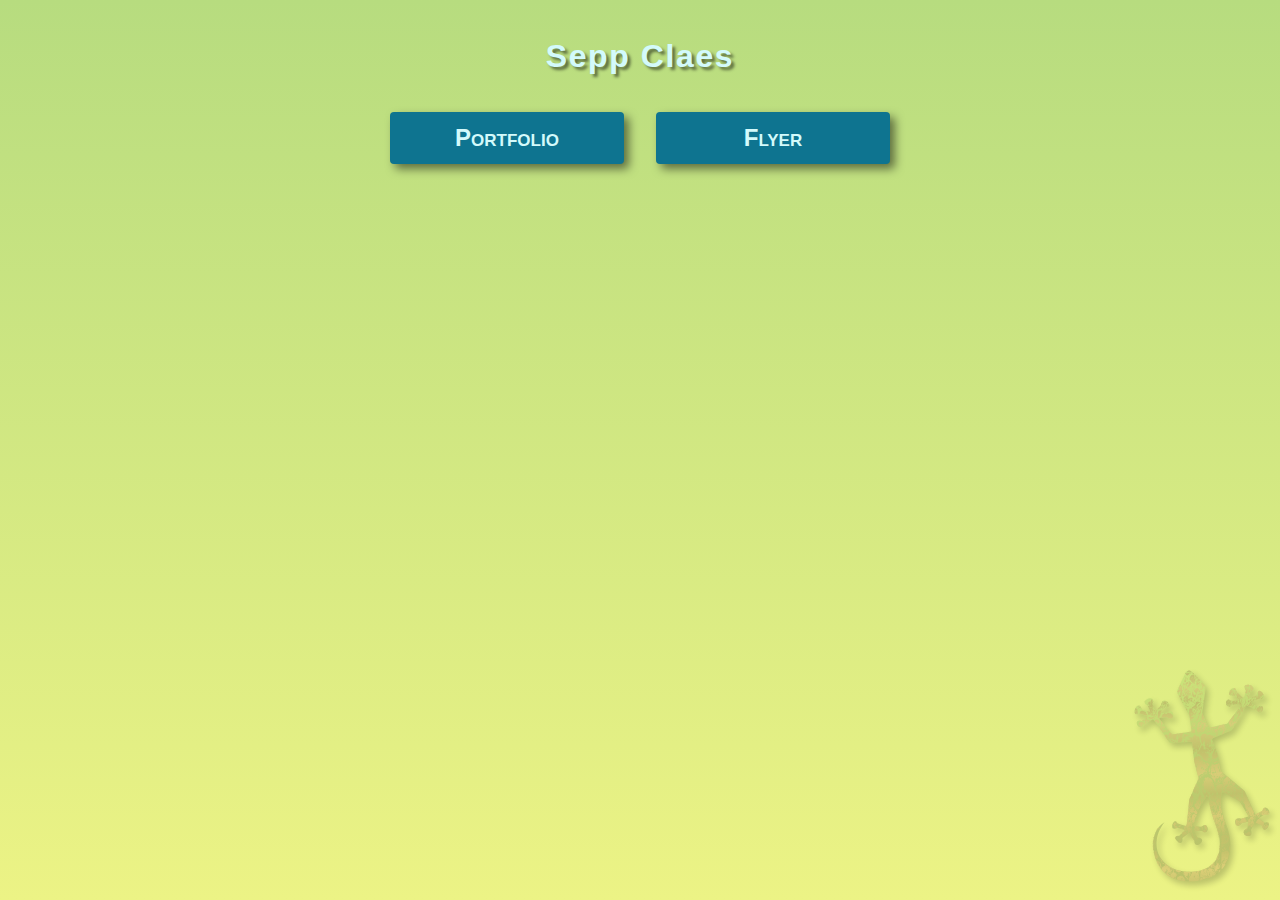
<file: index.html>
<!DOCTYPE html>
<html lang="en">
<head>
    <meta charset="UTF-8">
    <meta name="viewport" content="width=device-width, initial-scale=1.0">
    <title>Portfolio 1WT</title>
    <style>
        * {
            margin: 0;
            padding: 0;
            box-sizing: border-box;
        }

        html {
            font-size: 16px;
            height: 100vh;
            background: linear-gradient(180deg, #b7dc7f 0%, #ecf385 100%);
            overflow: hidden;
        }

        body {
            font-family: Arial, Helvetica, sans-serif;
            line-height: 1.5;
        }

        h1 {
            margin: 2rem 0;
            letter-spacing: .1rem;
            color: #d3fafb;
            text-shadow: 3px 3px 3px rgba(0, 0, 0, .5);
        }

        main {
            width: 500px;
            margin: 2rem auto;
            text-align: center;
        }

        nav {
            margin-top: 2rem;
            font-weight: bold;

            ul {
                display: flex;
                gap: 2rem;
                list-style: none;
            }

            li {
                flex: 1;
                display: flex;
                background-color: #0e7490;
                padding: .5rem 1rem;
                border-radius: .25rem;
                box-shadow: 5px 5px 10px rgba(0, 0, 0, .5);
                transition: .3s;

                &:hover {
                    transform: translate(-1px, -1px);
                    background-color: #155e75;
                    box-shadow: 10px 10px 10px rgba(0, 0, 0, .3);
                }
            }

            a {
                flex: 1;
                font-size: 1.5rem;
                font-variant: small-caps;
                text-decoration: none;
                color: #d3fafb;
            }
        }

        aside {
            width: 150px;
            position: absolute;
            bottom: 0;
            right: 0;
            filter: grayscale(50%);
            opacity: .2;
            animation: move 20s infinite;

            img {
                width: 100%;
                height: auto;
            }
        }

        @keyframes move {
            0%, 100% {
                bottom: -150px;
                opacity: .2;
            }
            10% {
                bottom: -10px;
                opacity: 1;
            }
            10.5% {
                bottom: -150px;
                opacity: .2;
            }
        }
    </style>
</head>
<body>
<main>
    <h1>Sepp Claes</h1>
    <nav>
        <ul>
            <li><a href="portfolio/index.html" target="subsite">Portfolio</a></li>
            <li><a href="flyer/flyer.html" target="subsite">Flyer</a></li>
        </ul>
    </nav>
</main>
<aside>
    <!-- Gecko from https://rawsvg.com/svg/gecko-lizard-vector-illustration-fb5irzw7gmhl38oc.html -->
    <img src="portfolio/assets/gecko.svg" alt="gecko">
</aside>
</body>
</html>
</file>
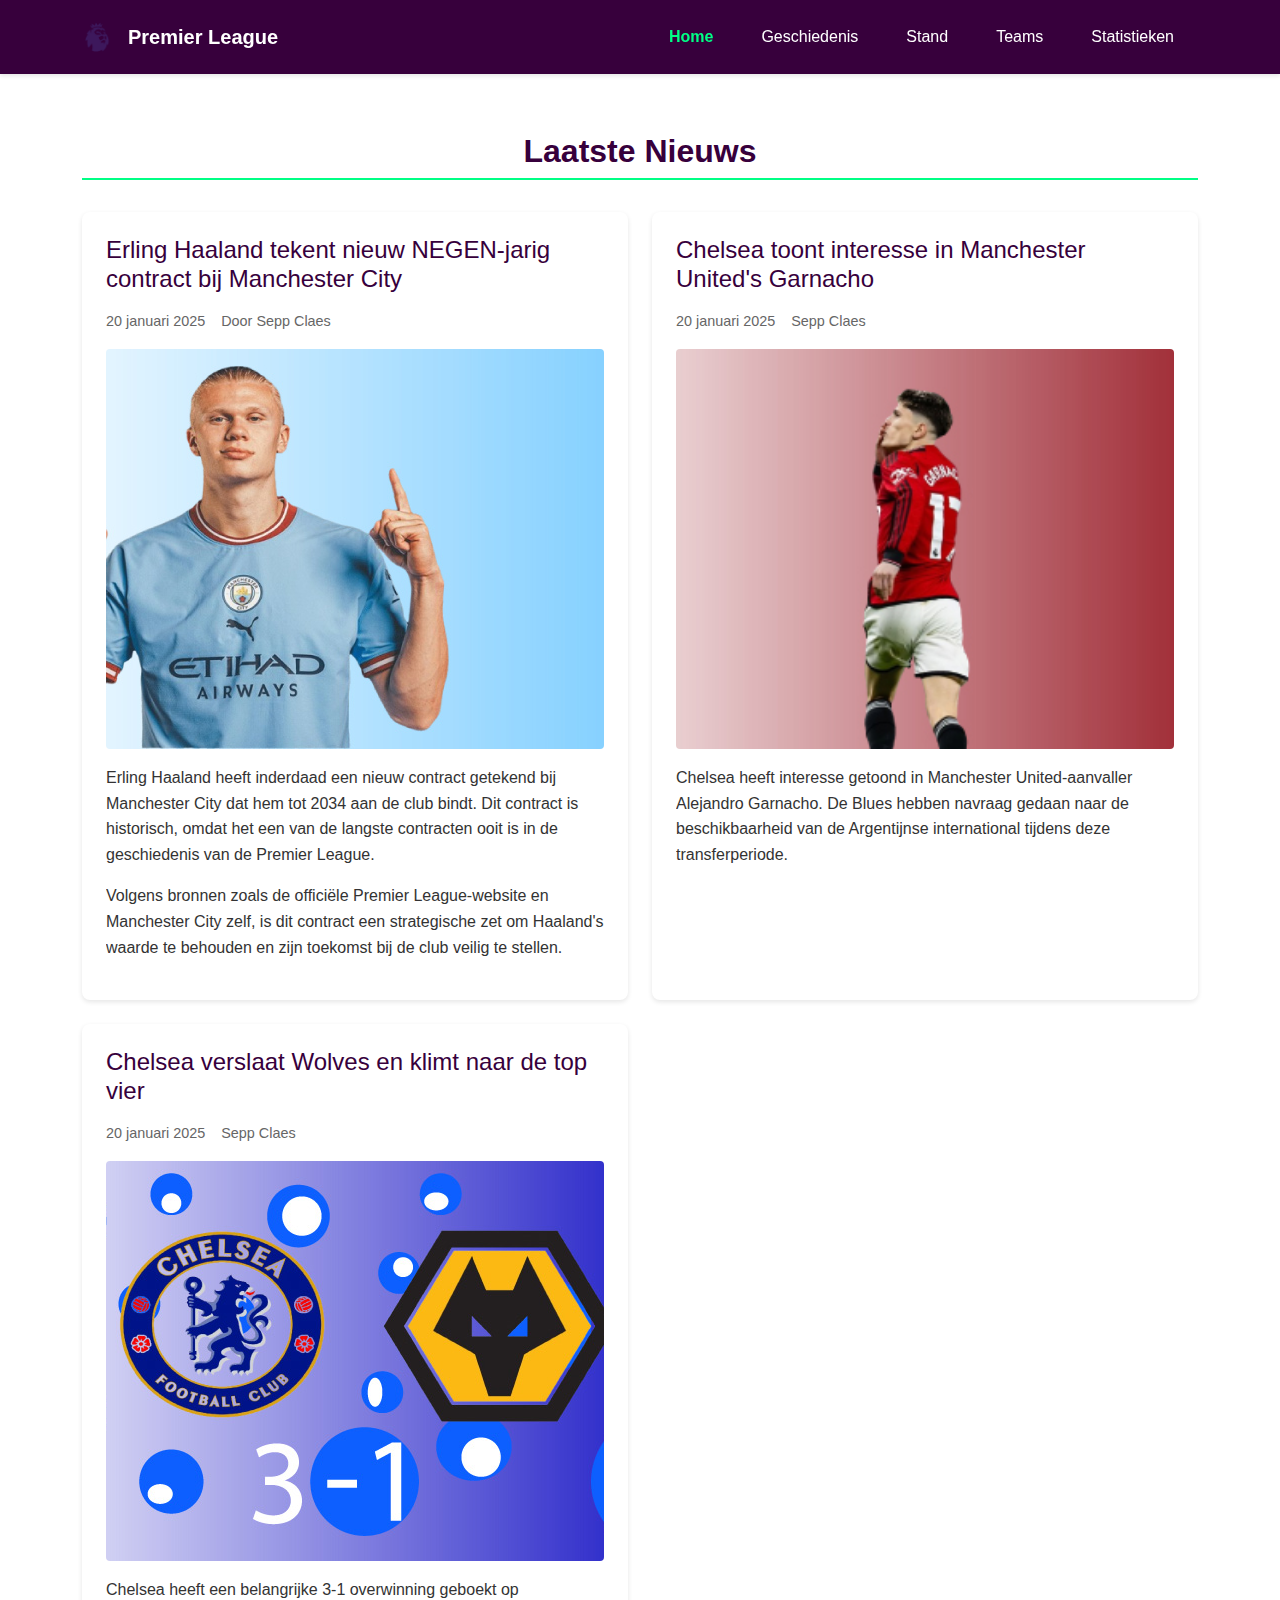
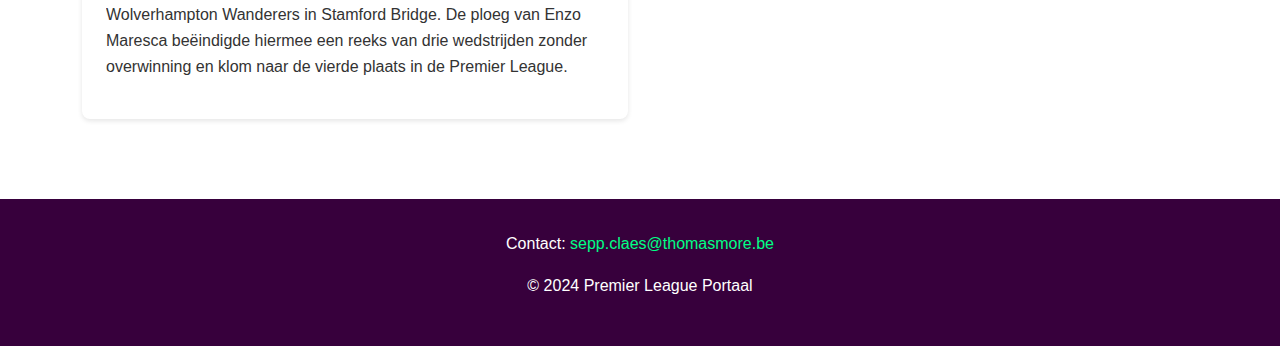
<file: portfolio/index.html>
<!DOCTYPE html>
<html lang="nl">
<head>
    <meta charset="UTF-8">
    <meta name="viewport" content="width=device-width, initial-scale=1.0">
    <meta name="author" content="[Sepp Claes]">
    <meta name="description" content="Premier League informatiesite met nieuws, standen en geschiedenis">
    <title>Dit is de Premier League - Home</title>
    <link rel="icon" type="image/png" href="assets/Images/favicon2-32x32.png">
    <link href="https://cdn.jsdelivr.net/npm/bootstrap@5.3.2/dist/css/bootstrap.min.css" rel="stylesheet">
    <link rel="stylesheet" href="css/PremierLeagueWS.css">
</head>
<body>
<!-- Nieuwe Navbar -->
<header>
    <nav class="navbar navbar-expand-lg navbar-dark bg-custom fixed-top">
        <div class="container">
            <a class="navbar-brand" href="index.html">
                <img src="assets/Images/favicon-32x32.png" alt="Premier League Logo" height="30">
                Premier League
            </a>
            <button class="navbar-toggler" type="button" data-bs-toggle="collapse" data-bs-target="#navbarNav"
                    aria-controls="navbarNav" aria-expanded="false" aria-label="Toggle navigation">
                <span class="navbar-toggler-icon"></span>
            </button>
            <div class="collapse navbar-collapse" id="navbarNav">
                <ul class="navbar-nav ms-auto">
                    <li class="nav-item">
                        <a class="nav-link active" href="index.html">Home</a>
                    </li>
                    <li class="nav-item">
                        <a class="nav-link" href="geschiedenis.html">Geschiedenis</a>
                    </li>
                    <li class="nav-item">
                        <a class="nav-link" href="stand.html">Stand</a>
                    </li>
                    <li class="nav-item">
                        <a class="nav-link" href="teams.html">Teams</a>
                    </li>
                    <li class="nav-item">
                        <a class="nav-link" href="statistieken.html">Statistieken</a>
                    </li>
                </ul>
            </div>
        </div>
    </nav>
    <div class="nav-spacer"></div>
</header>

<main class="container mt-4">
    <section class="nieuws">
        <h2 class="section-title">Laatste Nieuws</h2>
        <div class="row g-4">
            <!-- Haaland Nieuws -->
            <article class="col-12 col-md-6">
                <div class="news-card">
                    <h3>Erling Haaland tekent nieuw NEGEN-jarig contract bij Manchester City</h3>
                    <div class="news-meta">
                        <span class="date">20 januari 2025</span>
                        <span class="author">Door Sepp Claes</span>
                    </div>
                    <img src="assets/Images/Haaland.jpg" alt="Erling Haaland" class="news-image">
                    <div class="news-content">
                        <p>Erling Haaland heeft inderdaad een nieuw contract getekend bij Manchester City dat hem tot 2034 aan de club bindt. Dit contract is historisch, omdat het een van de langste contracten ooit is in de geschiedenis van de Premier League.</p>
                        <p>Volgens bronnen zoals de officiële Premier League-website en Manchester City zelf, is dit contract een strategische zet om Haaland's waarde te behouden en zijn toekomst bij de club veilig te stellen.</p>
                    </div>
                </div>
            </article>

            <!-- Garnacho Nieuws -->
            <article class="col-12 col-md-6">
                <div class="news-card">
                    <h3>Chelsea toont interesse in Manchester United's Garnacho</h3>
                    <div class="news-meta">
                        <span class="date">20 januari 2025</span>
                        <span class="author">Sepp Claes</span>
                    </div>
                    <img src="assets/Images/Garnacho.jpg" alt="Alejandro Garnacho" class="news-image">
                    <div class="news-content">
                        <p>Chelsea heeft interesse getoond in Manchester United-aanvaller Alejandro Garnacho. De Blues hebben navraag gedaan naar de beschikbaarheid van de Argentijnse international tijdens deze transferperiode.</p>
                    </div>
                </div>
            </article>

            <!-- Chelsea Nieuws -->
            <article class="col-12 col-md-6">
                <div class="news-card">
                    <h3>Chelsea verslaat Wolves en klimt naar de top vier</h3>
                    <div class="news-meta">
                        <span class="date">20 januari 2025</span>
                        <span class="author">Sepp Claes</span>
                    </div>
                    <img src="assets/Images/Chelsea3Wolverhamp1.jpg" alt="Chelsea 3 Wolverhampton 1" class="news-image">
                    <div class="news-content">
                        <p>Chelsea heeft een belangrijke 3-1 overwinning geboekt op Wolverhampton Wanderers in Stamford Bridge. De ploeg van Enzo Maresca beëindigde hiermee een reeks van drie wedstrijden zonder overwinning en klom naar de vierde plaats in de Premier League.</p>
                    </div>
                </div>
            </article>
        </div>
    </section>
</main>

<footer class="footer mt-5">
    <div class="container">
        <p>Contact: <a href="mailto:sepp.claes@thomasmore.be">sepp.claes@thomasmore.be</a></p>
        <p>&copy; 2024 Premier League Portaal</p>
    </div>
</footer>

<script src="https://cdn.jsdelivr.net/npm/bootstrap@5.3.2/dist/js/bootstrap.bundle.min.js"></script>
</body>
</html>
</file>
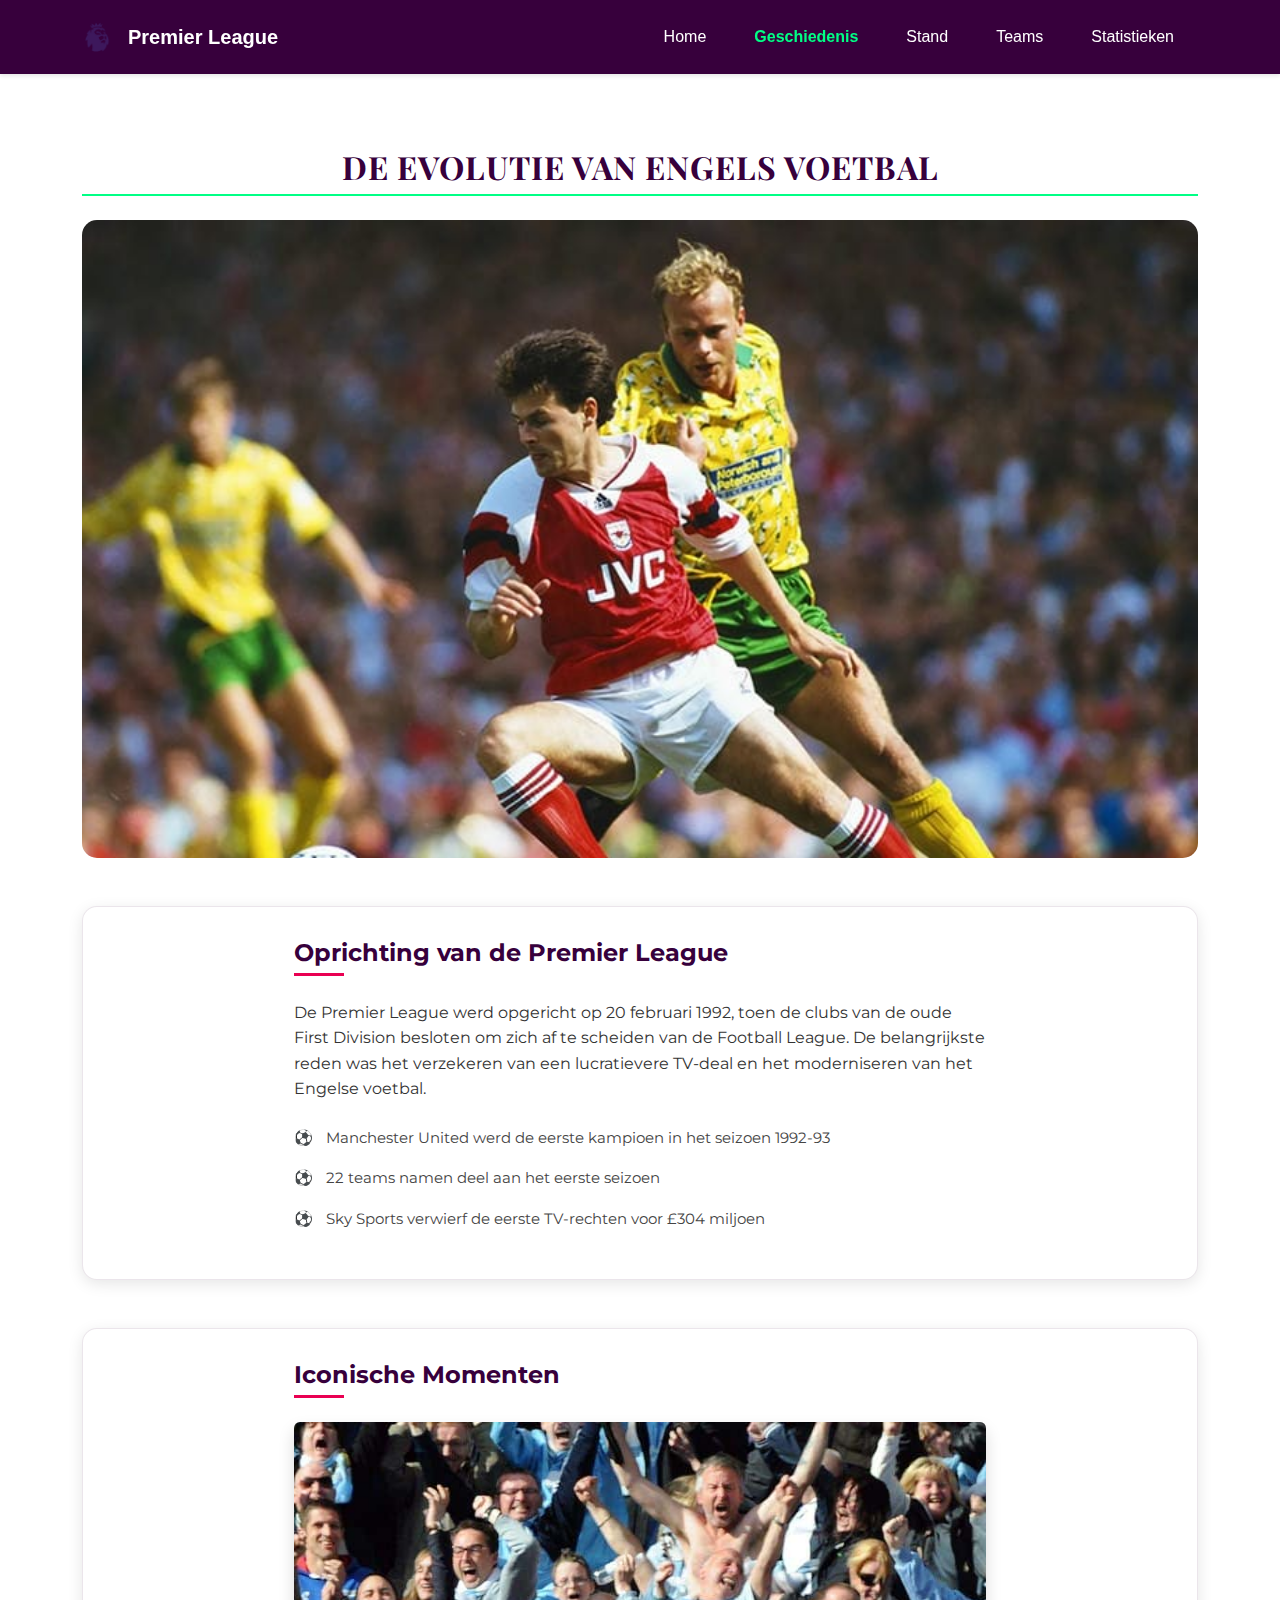
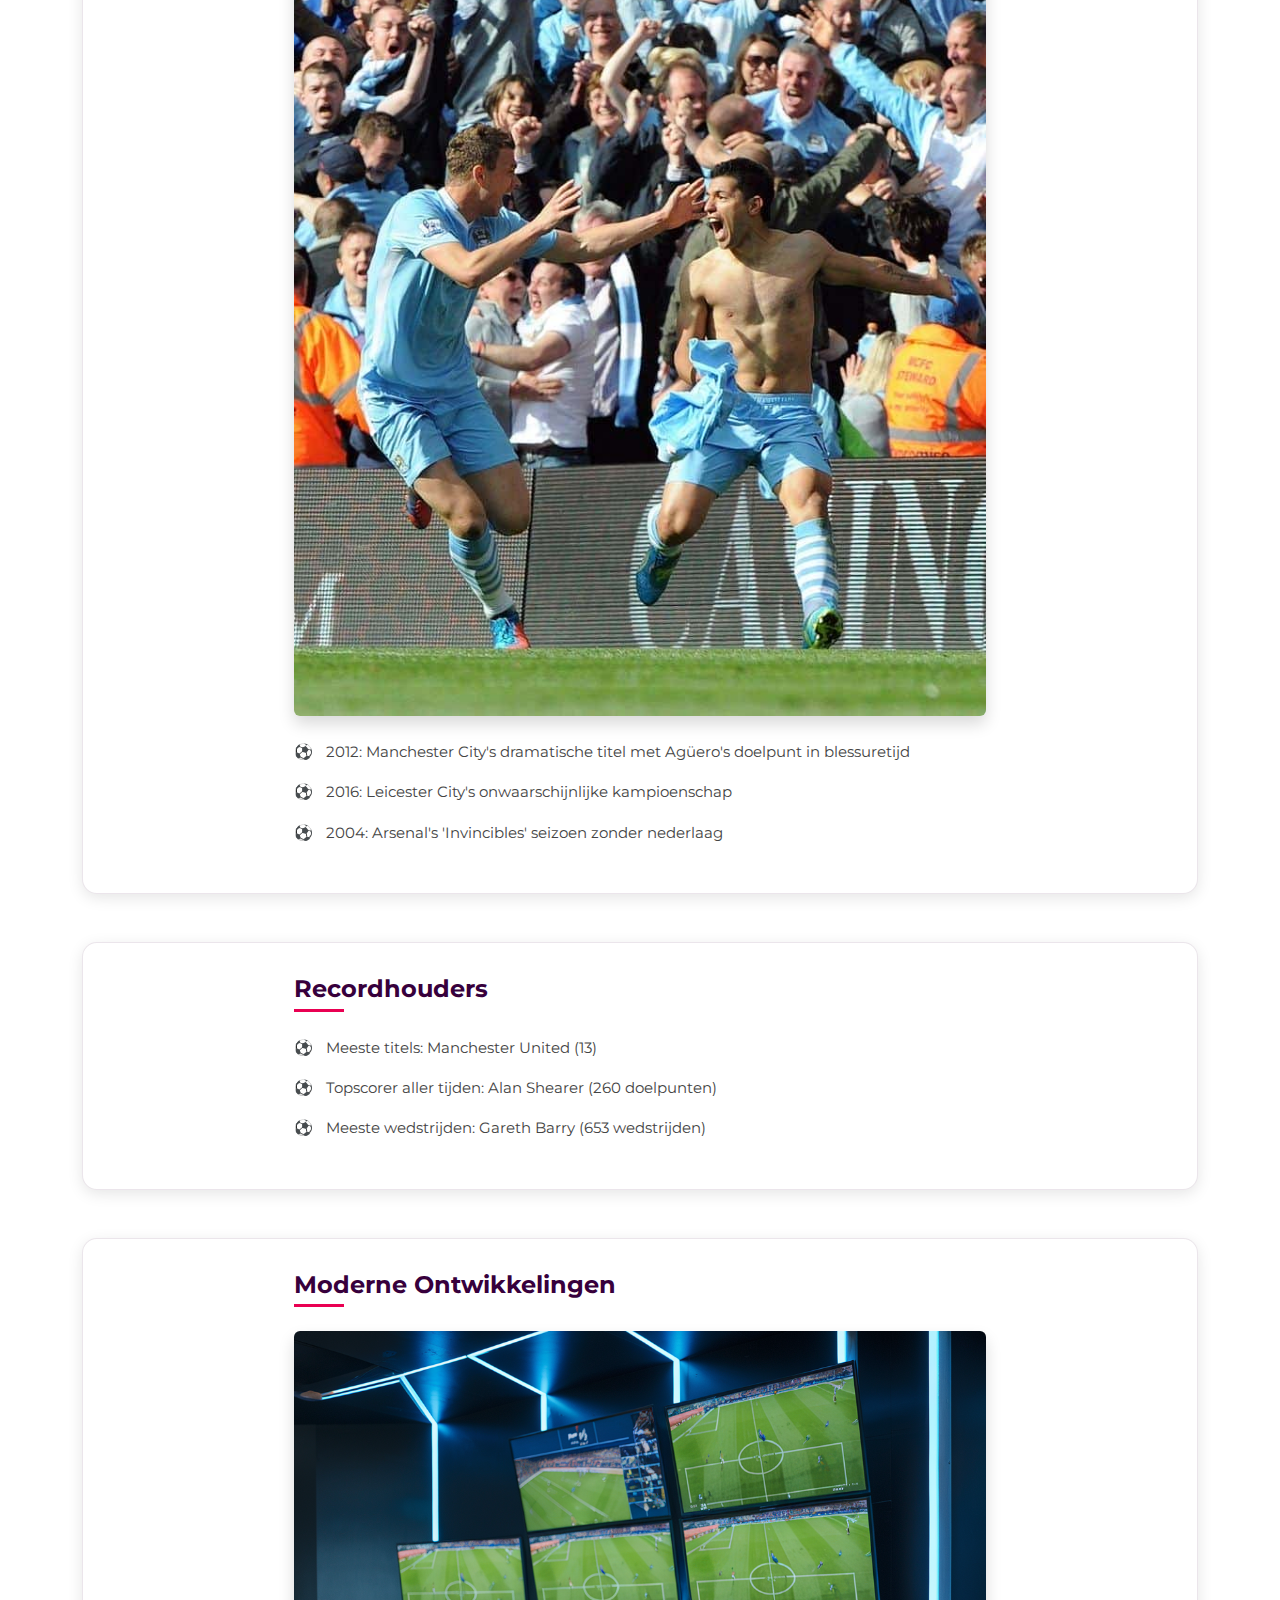
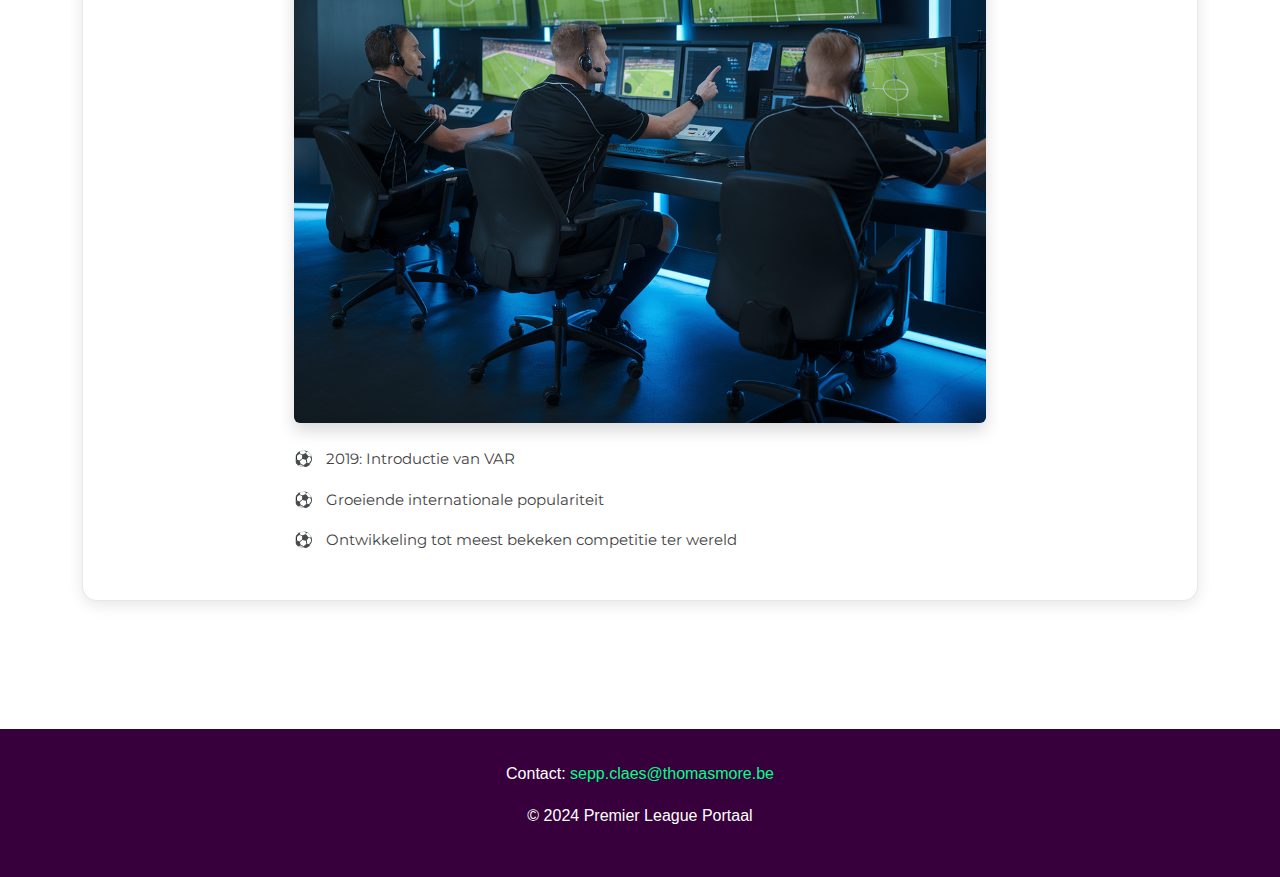
<file: portfolio/geschiedenis.html>
<!DOCTYPE html>
<html lang="nl">
<head>
    <meta charset="UTF-8">
    <meta name="viewport" content="width=device-width, initial-scale=1.0">
    <meta name="author" content="[Sepp Claes]">
    <meta name="description" content="Geschiedenis van de Premier League">
    <title>Premier League Portaal - Geschiedenis</title>
    <link href="https://cdn.jsdelivr.net/npm/bootstrap@5.3.2/dist/css/bootstrap.min.css" rel="stylesheet">
    <link rel="stylesheet" href="css/PremierLeagueWS.css">
    <link rel="icon" type="image/png" href="assets/Images/favicon2-32x32.png">
</head>
<body class="geschiedenis-pagina">
<header>
    <nav class="navbar navbar-expand-lg navbar-dark bg-custom fixed-top">
        <div class="container">
            <a class="navbar-brand" href="index.html">
                <img src="assets/Images/favicon-32x32.png" alt="Premier League Logo" height="30">
                Premier League
            </a>
            <button class="navbar-toggler" type="button" data-bs-toggle="collapse" data-bs-target="#navbarNav"
                    aria-controls="navbarNav" aria-expanded="false" aria-label="Toggle navigation">
                <span class="navbar-toggler-icon"></span>
            </button>
            <div class="collapse navbar-collapse" id="navbarNav">
                <ul class="navbar-nav ms-auto">
                    <li class="nav-item">
                        <a class="nav-link" href="index.html">Home</a>
                    </li>
                    <li class="nav-item">
                        <a class="nav-link active" href="geschiedenis.html">Geschiedenis</a>
                    </li>
                    <li class="nav-item">
                        <a class="nav-link" href="stand.html">Stand</a>
                    </li>
                    <li class="nav-item">
                        <a class="nav-link" href="teams.html">Teams</a>
                    </li>
                    <li class="nav-item">
                        <a class="nav-link" href="statistieken.html">Statistieken</a>
                    </li>
                </ul>
            </div>
        </div>
    </nav>
    <div class="nav-spacer"></div>
</header>

<main class="container mt-5 pt-4">
    <section class="row">
        <div class="col-12">
            <h2 class="section-title text-center mb-4">De Evolutie van Engels Voetbal</h2>

            <!-- Hero Section -->
            <div class="history-hero mb-5">
                <img src="assets/Images/Prem1992.jpg" alt="Premier League match in 1992" class="img-fluid rounded shadow-lg">
            </div>

            <!-- Oprichting -->
            <article class="history-item mb-5">
                <div class="row">
                    <div class="col-12 col-lg-8 mx-auto">
                        <h3 class="history-title">Oprichting van de Premier League</h3>
                        <p class="history-text">De Premier League werd opgericht op 20 februari 1992, toen de clubs van de oude First Division besloten om zich af te scheiden van de Football League. De belangrijkste reden was het verzekeren van een lucratievere TV-deal en het moderniseren van het Engelse voetbal.</p>
                        <ul class="history-list">
                            <li>Manchester United werd de eerste kampioen in het seizoen 1992-93</li>
                            <li>22 teams namen deel aan het eerste seizoen</li>
                            <li>Sky Sports verwierf de eerste TV-rechten voor £304 miljoen</li>
                        </ul>
                    </div>
                </div>
            </article>

            <!-- Iconische Momenten -->
            <article class="history-item mb-5">
                <div class="row">
                    <div class="col-12 col-lg-8 mx-auto">
                        <h3 class="history-title">Iconische Momenten</h3>
                        <div class="history-image mb-4">
                            <img src="assets/Images/aguero-moment.jpg" alt="Agüero's historische goal in 2012" class="img-fluid rounded shadow">
                        </div>
                        <ul class="history-list">
                            <li>2012: Manchester City's dramatische titel met Agüero's doelpunt in blessuretijd</li>
                            <li>2016: Leicester City's onwaarschijnlijke kampioenschap</li>
                            <li>2004: Arsenal's 'Invincibles' seizoen zonder nederlaag</li>
                        </ul>
                    </div>
                </div>
            </article>

            <!-- Recordhouders -->
            <article class="history-item mb-5">
                <div class="row">
                    <div class="col-12 col-lg-8 mx-auto">
                        <h3 class="history-title">Recordhouders</h3>
                        <ul class="history-list">
                            <li>Meeste titels: Manchester United (13)</li>
                            <li>Topscorer aller tijden: Alan Shearer (260 doelpunten)</li>
                            <li>Meeste wedstrijden: Gareth Barry (653 wedstrijden)</li>
                        </ul>
                    </div>
                </div>
            </article>

            <!-- Moderne Ontwikkelingen -->
            <article class="history-item mb-5">
                <div class="row">
                    <div class="col-12 col-lg-8 mx-auto">
                        <h3 class="history-title">Moderne Ontwikkelingen</h3>
                        <div class="history-image mb-4">
                            <img src="assets/Images/var-system.jpg" alt="VAR in de Premier League" class="img-fluid rounded shadow">
                        </div>
                        <ul class="history-list">
                            <li>2019: Introductie van VAR</li>
                            <li>Groeiende internationale populariteit</li>
                            <li>Ontwikkeling tot meest bekeken competitie ter wereld</li>
                        </ul>
                    </div>
                </div>
            </article>
        </div>
    </section>
</main>

<footer class="footer mt-5">
    <div class="container">
        <div class="row">
            <div class="col-12 text-center">
                <p>Contact: <a href="mailto:sepp.claes@thomasmore.be">sepp.claes@thomasmore.be</a></p>
                <p>&copy; 2024 Premier League Portaal</p>
            </div>
        </div>
    </div>
</footer>

<script src="https://cdn.jsdelivr.net/npm/bootstrap@5.3.2/dist/js/bootstrap.bundle.min.js"></script>
</body>
</html>
</file>
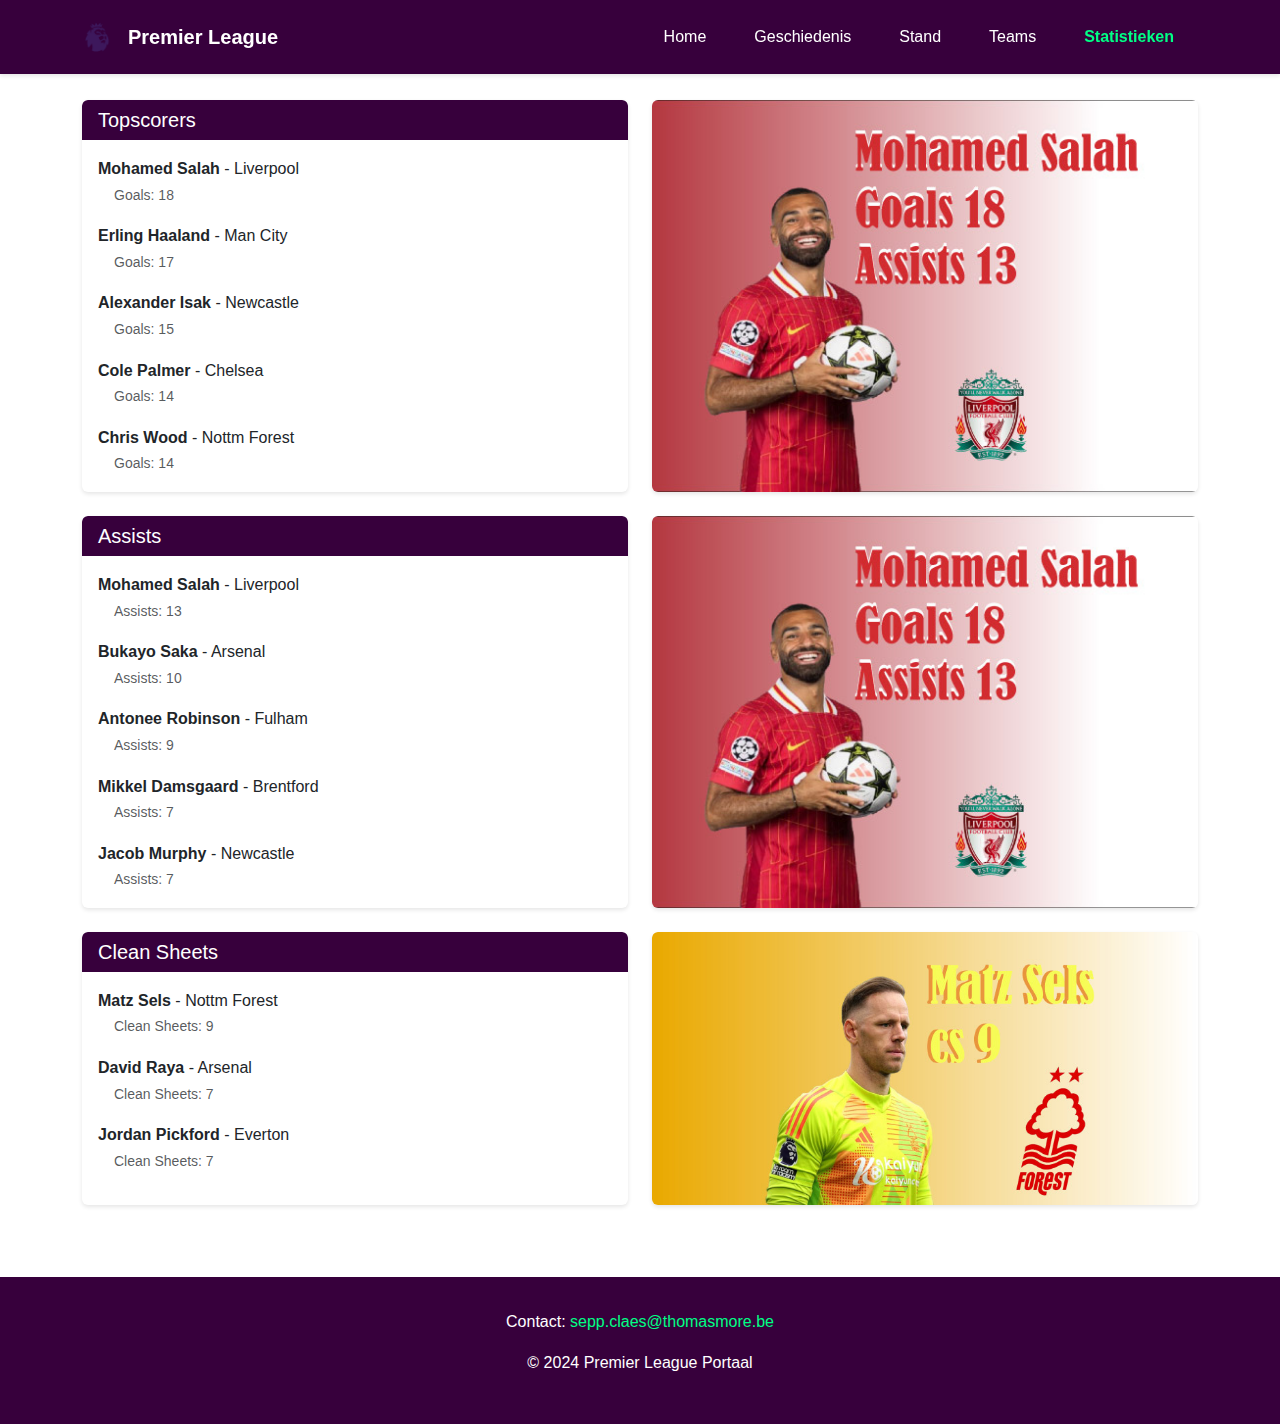
<file: portfolio/statistieken.html>
<!DOCTYPE html>
<html lang="nl">
<head>
    <meta charset="UTF-8">
    <meta name="viewport" content="width=device-width, initial-scale=1.0">
    <meta name="author" content="[Sepp Claes]">
    <meta name="description" content="Premier League statistieken pagina">
    <title>Premier League - Statistieken</title>
    <link href="https://cdn.jsdelivr.net/npm/bootstrap@5.3.2/dist/css/bootstrap.min.css" rel="stylesheet">
    <link rel="stylesheet" href="css/PremierLeagueWS.css">
    <link rel="icon" type="image/png" href="assets/Images/favicon2-32x32.png">
</head>
<body>
<!-- Navbar -->
<header>
    <nav class="navbar navbar-expand-lg navbar-dark bg-custom fixed-top">
        <div class="container">
            <a class="navbar-brand" href="#">
                <img src="assets/Images/favicon-32x32.png" alt="Premier League Logo" height="30">
                Premier League
            </a>
            <button class="navbar-toggler" type="button" data-bs-toggle="collapse" data-bs-target="#navbarNav"
                    aria-controls="navbarNav" aria-expanded="false" aria-label="Toggle navigation">
                <span class="navbar-toggler-icon"></span>
            </button>
            <div class="collapse navbar-collapse" id="navbarNav">
                <ul class="navbar-nav ms-auto">
                    <li class="nav-item">
                        <a class="nav-link" href="index.html">Home</a>
                    </li>
                    <li class="nav-item">
                        <a class="nav-link" href="geschiedenis.html">Geschiedenis</a>
                    </li>
                    <li class="nav-item">
                        <a class="nav-link" href="stand.html">Stand</a>
                    </li>
                    <li class="nav-item">
                        <a class="nav-link" href="teams.html">Teams</a>
                    </li>
                    <li class="nav-item">
                        <a class="nav-link active" href="statistieken.html">Statistieken</a>
                    </li>
                </ul>
            </div>
        </div>
    </nav>
    <div class="nav-spacer"></div>
</header>

<!-- Main Content -->
<main class="container py-4">
    <!-- Topscorers Section -->
    <div class="row mb-4">
        <div class="col-12 col-md-6">
            <div class="card h-100">
                <div class="card-header text-white bg-custom">
                    <h3 class="card-title h5 mb-0">Topscorers</h3>
                </div>
                <div class="card-body">
                    <ul class="list-unstyled mb-0">
                        <li class="mb-3">
                            <strong>Mohamed Salah</strong> - Liverpool
                            <ul class="list-unstyled ps-3">
                                <li><small class="text-muted">Goals: 18</small></li>
                            </ul>
                        </li>
                        <li class="mb-3">
                            <strong>Erling Haaland</strong> - Man City
                            <ul class="list-unstyled ps-3">
                                <li><small class="text-muted">Goals: 17</small></li>
                            </ul>
                        </li>
                        <li class="mb-3">
                            <strong>Alexander Isak</strong> - Newcastle
                            <ul class="list-unstyled ps-3">
                                <li><small class="text-muted">Goals: 15</small></li>
                            </ul>
                        </li>
                        <li class="mb-3">
                            <strong>Cole Palmer</strong> - Chelsea
                            <ul class="list-unstyled ps-3">
                                <li><small class="text-muted">Goals: 14</small></li>
                            </ul>
                        </li>
                        <li>
                            <strong>Chris Wood</strong> - Nottm Forest
                            <ul class="list-unstyled ps-3">
                                <li><small class="text-muted">Goals: 14</small></li>
                            </ul>
                        </li>
                    </ul>
                </div>
            </div>
        </div>
        <div class="col-12 col-md-6">
            <!-- Ruimte voor foto -->
            <div class="card h-100">
                <img src="assets/Images/Topscorer.jpg" class="topscorer" alt="Topscorers">
            </div>
        </div>
    </div>

    <!-- Assists Section -->
    <div class="row mb-4">
        <div class="col-12 col-md-6">
            <div class="card h-100">
                <div class="card-header text-white bg-custom">
                    <h3 class="card-title h5 mb-0">Assists</h3>
                </div>
                <div class="card-body">
                    <ul class="list-unstyled mb-0">
                        <li class="mb-3">
                            <strong>Mohamed Salah</strong> - Liverpool
                            <ul class="list-unstyled ps-3">
                                <li><small class="text-muted">Assists: 13</small></li>
                            </ul>
                        </li>
                        <li class="mb-3">
                            <strong>Bukayo Saka</strong> - Arsenal
                            <ul class="list-unstyled ps-3">
                                <li><small class="text-muted">Assists: 10</small></li>
                            </ul>
                        </li>
                        <li class="mb-3">
                            <strong>Antonee Robinson</strong> - Fulham
                            <ul class="list-unstyled ps-3">
                                <li><small class="text-muted">Assists: 9</small></li>
                            </ul>
                        </li>
                        <li class="mb-3">
                            <strong>Mikkel Damsgaard</strong> - Brentford
                            <ul class="list-unstyled ps-3">
                                <li><small class="text-muted">Assists: 7</small></li>
                            </ul>
                        </li>
                        <li>
                            <strong>Jacob Murphy</strong> - Newcastle
                            <ul class="list-unstyled ps-3">
                                <li><small class="text-muted">Assists: 7</small></li>
                            </ul>
                        </li>
                    </ul>
                </div>
            </div>
        </div>
        <div class="col-12 col-md-6">
            <!-- Ruimte voor foto -->
            <div class="card h-100">
                <img src="assets/Images/Topscorer.jpg" class="card-img-top h-100 object-fit-cover" alt="Assists">
            </div>
        </div>
    </div>

    <!-- Clean Sheets Section -->
    <div class="row">
        <div class="col-12 col-md-6">
            <div class="card h-100">
                <div class="card-header text-white bg-custom">
                    <h3 class="card-title h5 mb-0">Clean Sheets</h3>
                </div>
                <div class="card-body">
                    <ul class="list-unstyled mb-0">
                        <li class="mb-3">
                            <strong>Matz Sels</strong> - Nottm Forest
                            <ul class="list-unstyled ps-3">
                                <li><small class="text-muted">Clean Sheets: 9</small></li>
                            </ul>
                        </li>
                        <li class="mb-3">
                            <strong>David Raya</strong> - Arsenal
                            <ul class="list-unstyled ps-3">
                                <li><small class="text-muted">Clean Sheets: 7</small></li>
                            </ul>
                        </li>
                        <li>
                            <strong>Jordan Pickford</strong> - Everton
                            <ul class="list-unstyled ps-3">
                                <li><small class="text-muted">Clean Sheets: 7</small></li>
                            </ul>
                        </li>
                    </ul>
                </div>
            </div>
        </div>
        <div class="col-12 col-md-6">
            <!-- Ruimte voor foto -->
            <div class="card h-100">
                <img src="assets/Images/cleansheets.jpg" class="card-img-top h-100 object-fit-cover" alt="Clean Sheets">
            </div>
        </div>
    </div>
</main>
<!-- Footer -->

<footer class="footer mt-5">
    <div class="container">
            <p>Contact: <a href="mailto:sepp.claes@thomasmore.be">sepp.claes@thomasmore.be</a></p>
            <p>&copy; 2024 Premier League Portaal</p>
    </div>
</footer>


<!-- Bootstrap JS -->
<script src="https://cdn.jsdelivr.net/npm/bootstrap@5.3.2/dist/js/bootstrap.bundle.min.js" integrity="sha384-C6RzsynM9kWDrMNeT87bh95OGNyZPhcTNXj1NW7RuBCsyN/o0jlpcV8Qyq46cDfL" crossorigin="anonymous"></script>
</body>
</html>
</file>
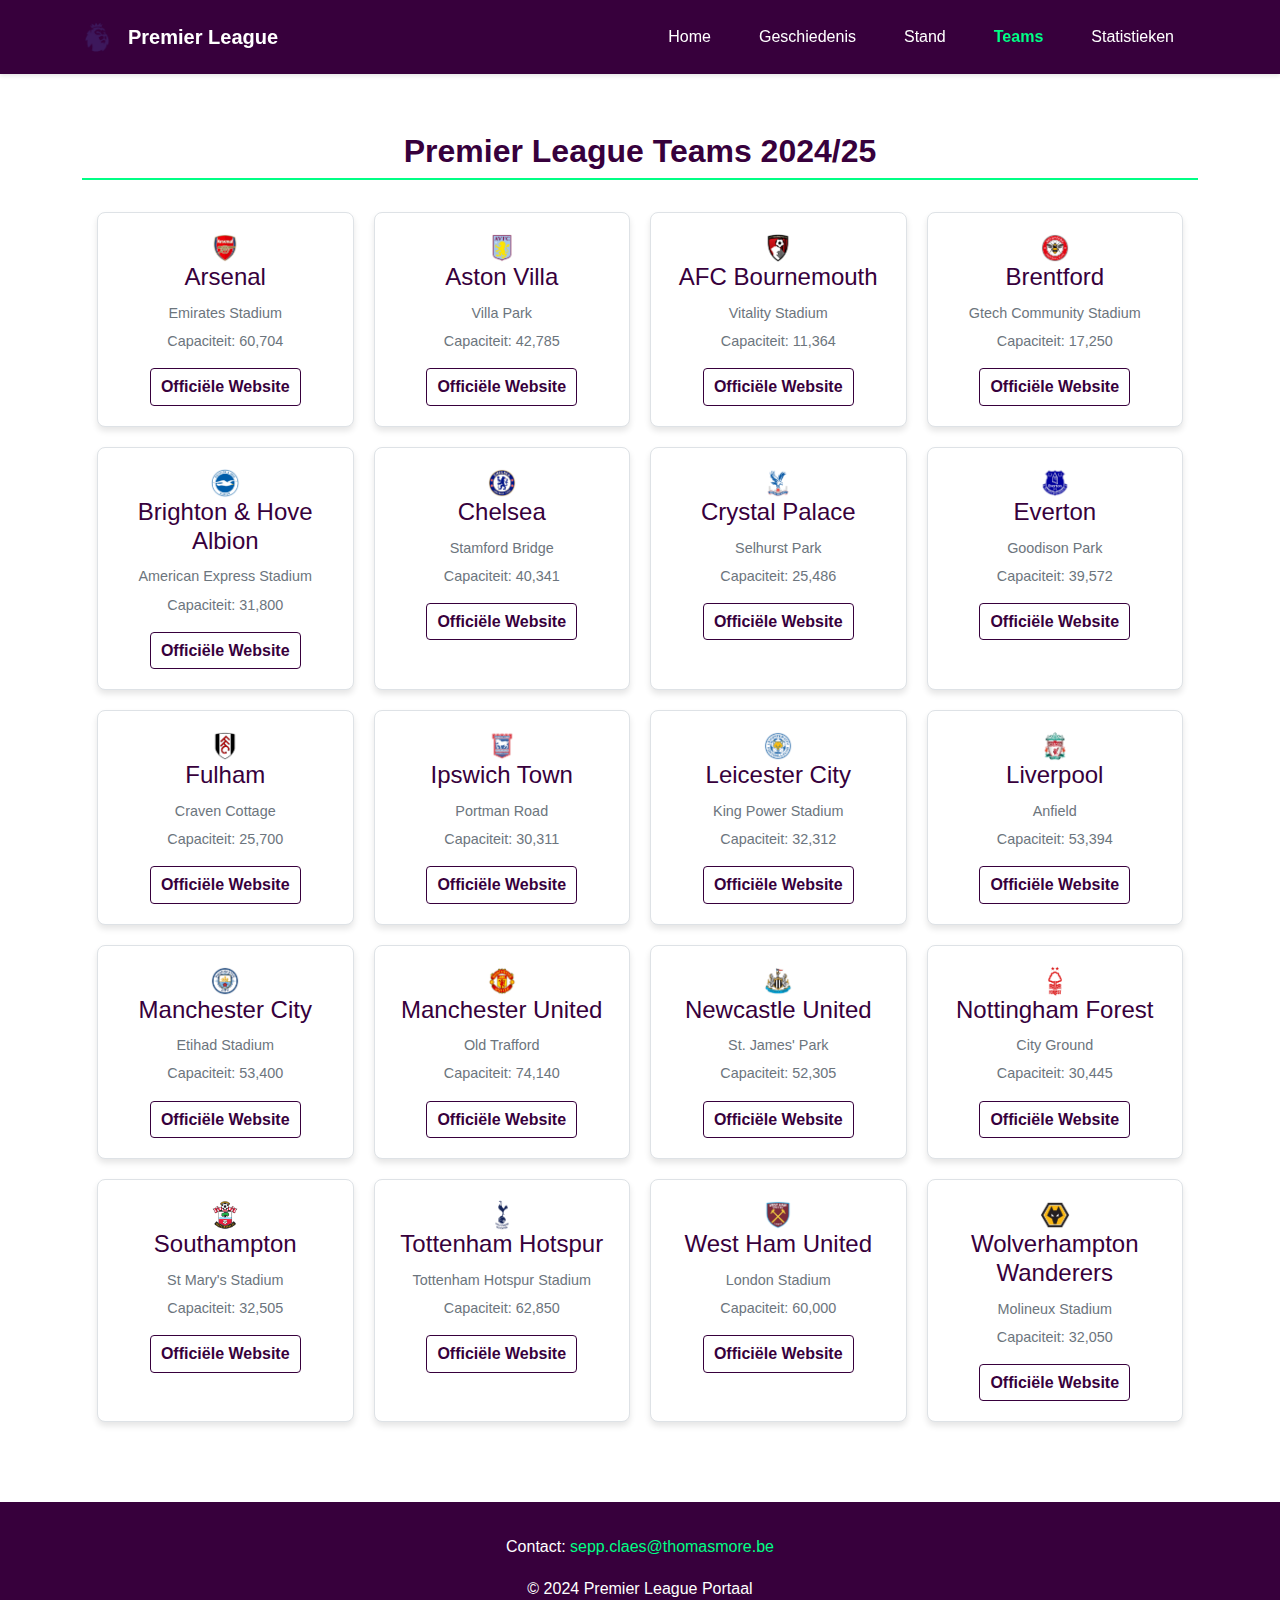
<file: portfolio/teams.html>
<!DOCTYPE html>
<html lang="nl">
<head>
    <meta charset="UTF-8">
    <meta name="viewport" content="width=device-width, initial-scale=1.0">
    <meta name="author" content="[Sepp Claes]">
    <meta name="description" content="Premier League Teams Overzicht">
    <title>Premier League Portaal - Teams</title>
    <link href="https://cdn.jsdelivr.net/npm/bootstrap@5.3.2/dist/css/bootstrap.min.css" rel="stylesheet">
    <link rel="stylesheet" href="css/PremierLeagueWS.css">
    <link rel="icon" type="image/png" href="assets/Images/favicon2-32x32.png">
</head>
<body>
<!-- Navbar -->
<header>
    <nav class="navbar navbar-expand-lg navbar-dark bg-custom fixed-top">
        <div class="container">
            <a class="navbar-brand" href="index.html">
                <img src="assets/Images/favicon-32x32.png" alt="Premier League Logo" height="30">
                Premier League
            </a>
            <button class="navbar-toggler" type="button" data-bs-toggle="collapse" data-bs-target="#navbarNav"
                    aria-controls="navbarNav" aria-expanded="false" aria-label="Toggle navigation">
                <span class="navbar-toggler-icon"></span>
            </button>
            <div class="collapse navbar-collapse" id="navbarNav">
                <ul class="navbar-nav ms-auto">
                    <li class="nav-item">
                        <a class="nav-link" href="index.html">Home</a>
                    </li>
                    <li class="nav-item">
                        <a class="nav-link" href="geschiedenis.html">Geschiedenis</a>
                    </li>
                    <li class="nav-item">
                        <a class="nav-link" href="stand.html">Stand</a>
                    </li>
                    <li class="nav-item">
                        <a class="nav-link active" href="teams.html">Teams</a>
                    </li>
                    <li class="nav-item">
                        <a class="nav-link" href="statistieken.html">Statistieken</a>
                    </li>
                </ul>
            </div>
        </div>
    </nav>
    <div class="nav-spacer"></div>
</header>

<main class="container mt-4">
    <h2 class="section-title">Premier League Teams 2024/25</h2>

    <div class="team-grid">
        <!-- Team Cards -->
        <div class="team-card">
            <img src="assets/Images/Arsenal.png" alt="Arsenal" class="team-logo">
            <h3>Arsenal</h3>
            <p>Emirates Stadium</p>
            <p>Capaciteit: 60,704</p>
            <a href="https://www.arsenal.com" target="_blank" class="team-link">Officiële Website</a>
        </div>

        <div class="team-card">
            <img src="assets/Images/AstonVilla.png" alt="Aston Villa" class="team-logo">
            <h3>Aston Villa</h3>
            <p>Villa Park</p>
            <p>Capaciteit: 42,785</p>
            <a href="https://www.avfc.co.uk" target="_blank" class="team-link">Officiële Website</a>
        </div>

        <div class="team-card">
            <img src="assets/Images/Bournemouth.png" alt="Bournemouth" class="team-logo">
            <h3>AFC Bournemouth</h3>
            <p>Vitality Stadium</p>
            <p>Capaciteit: 11,364</p>
            <a href="https://www.afcb.co.uk" target="_blank" class="team-link">Officiële Website</a>
        </div>

        <div class="team-card">
            <img src="assets/Images/Brentford.png" alt="Brentford" class="team-logo">
            <h3>Brentford</h3>
            <p>Gtech Community Stadium</p>
            <p>Capaciteit: 17,250</p>
            <a href="https://www.brentfordfc.com" target="_blank" class="team-link">Officiële Website</a>
        </div>

        <div class="team-card">
            <img src="assets/Images/Brighton.png" alt="Brighton" class="team-logo">
            <h3>Brighton & Hove Albion</h3>
            <p>American Express Stadium</p>
            <p>Capaciteit: 31,800</p>
            <a href="https://www.brightonandhovealbion.com" target="_blank" class="team-link">Officiële Website</a>
        </div>

        <div class="team-card">
            <img src="assets/Images/Chelsea.png" alt="Chelsea" class="team-logo">
            <h3>Chelsea</h3>
            <p>Stamford Bridge</p>
            <p>Capaciteit: 40,341</p>
            <a href="https://www.chelseafc.com" target="_blank" class="team-link">Officiële Website</a>
        </div>

        <div class="team-card">
            <img src="assets/Images/CrystalPalace.png" alt="Crystal Palace" class="team-logo">
            <h3>Crystal Palace</h3>
            <p>Selhurst Park</p>
            <p>Capaciteit: 25,486</p>
            <a href="https://www.cpfc.co.uk" target="_blank" class="team-link">Officiële Website</a>
        </div>

        <div class="team-card">
            <img src="assets/Images/Everton.png" alt="Everton" class="team-logo">
            <h3>Everton</h3>
            <p>Goodison Park</p>
            <p>Capaciteit: 39,572</p>
            <a href="https://www.evertonfc.com" target="_blank" class="team-link">Officiële Website</a>
        </div>

        <div class="team-card">
            <img src="assets/Images/Fulham.png" alt="Fulham" class="team-logo">
            <h3>Fulham</h3>
            <p>Craven Cottage</p>
            <p>Capaciteit: 25,700</p>
            <a href="https://www.fulhamfc.com" target="_blank" class="team-link">Officiële Website</a>
        </div>

        <div class="team-card">
            <img src="assets/Images/IpswichTown.png" alt="Ipswich Town" class="team-logo">
            <h3>Ipswich Town</h3>
            <p>Portman Road</p>
            <p>Capaciteit: 30,311</p>
            <a href="https://www.itfc.co.uk" target="_blank" class="team-link">Officiële Website</a>
        </div>

        <div class="team-card">
            <img src="assets/Images/Leicester.png" alt="Leicester City" class="team-logo">
            <h3>Leicester City</h3>
            <p>King Power Stadium</p>
            <p>Capaciteit: 32,312</p>
            <a href="https://www.lcfc.com" target="_blank" class="team-link">Officiële Website</a>
        </div>

        <div class="team-card">
            <img src="assets/Images/Liverpool.png" alt="Liverpool" class="team-logo">
            <h3>Liverpool</h3>
            <p>Anfield</p>
            <p>Capaciteit: 53,394</p>
            <a href="https://www.liverpoolfc.com" target="_blank" class="team-link">Officiële Website</a>
        </div>

        <div class="team-card">
            <img src="assets/Images/ManCity.png" alt="Manchester City" class="team-logo">
            <h3>Manchester City</h3>
            <p>Etihad Stadium</p>
            <p>Capaciteit: 53,400</p>
            <a href="https://www.mancity.com" target="_blank" class="team-link">Officiële Website</a>
        </div>

        <div class="team-card">
            <img src="assets/Images/ManUnited.png" alt="Manchester United" class="team-logo">
            <h3>Manchester United</h3>
            <p>Old Trafford</p>
            <p>Capaciteit: 74,140</p>
            <a href="https://www.manutd.com" target="_blank" class="team-link">Officiële Website</a>
        </div>

        <div class="team-card">
            <img src="assets/Images/Newcastle.png" alt="Newcastle United" class="team-logo">
            <h3>Newcastle United</h3>
            <p>St. James' Park</p>
            <p>Capaciteit: 52,305</p>
            <a href="https://www.nufc.co.uk" target="_blank" class="team-link">Officiële Website</a>
        </div>

        <div class="team-card">
            <img src="assets/Images/Nottingham.png" alt="Nottingham Forest" class="team-logo">
            <h3>Nottingham Forest</h3>
            <p>City Ground</p>
            <p>Capaciteit: 30,445</p>
            <a href="https://www.nottinghamforest.co.uk" target="_blank" class="team-link">Officiële Website</a>
        </div>

        <div class="team-card">
            <img src="assets/Images/SouthHamp.png" alt="Southampton" class="team-logo">
            <h3>Southampton</h3>
            <p>St Mary's Stadium</p>
            <p>Capaciteit: 32,505</p>
            <a href="https://www.southamptonfc.com" target="_blank" class="team-link">Officiële Website</a>
        </div>

        <div class="team-card">
            <img src="assets/Images/Tottenham.png" alt="Tottenham Hotspur" class="team-logo">
            <h3>Tottenham Hotspur</h3>
            <p>Tottenham Hotspur Stadium</p>
            <p>Capaciteit: 62,850</p>
            <a href="https://www.tottenhamhotspur.com" target="_blank" class="team-link">Officiële Website</a>
        </div>

        <div class="team-card">
            <img src="assets/Images/WestHam.png" alt="West Ham United" class="team-logo">
            <h3>West Ham United</h3>
            <p>London Stadium</p>
            <p>Capaciteit: 60,000</p>
            <a href="https://www.whufc.com" target="_blank" class="team-link">Officiële Website</a>
        </div>

        <div class="team-card">
            <img src="assets/Images/Wolverhampton.png" alt="Wolverhampton Wanderers" class="team-logo">
            <h3>Wolverhampton Wanderers</h3>
            <p>Molineux Stadium</p>
            <p>Capaciteit: 32,050</p>
            <a href="https://www.wolves.co.uk" target="_blank" class="team-link">Officiële Website</a>
        </div>
    </div>
</main>

<footer class="footer mt-5">
    <div class="container">
        <p>Contact: <a href="mailto:sepp.claes@thomasmore.be">sepp.claes@thomasmore.be</a></p>
        <p>&copy; 2024 Premier League Portaal</p>
    </div>
</footer>

<script src="https://cdn.jsdelivr.net/npm/bootstrap@5.3.2/dist/js/bootstrap.bundle.min.js"></script>
</body>
</html>
</file>
<file: portfolio/css/PremierLeagueWS.css>
@import url('https://fonts.googleapis.com/css2?family=Montserrat:wght@400;600;700&family=Playfair+Display:wght@400;700&display=swap');
/* Reset en basis stijlen */
* {
    margin: 0;
    padding: 0;
    box-sizing: border-box;
}

body {
    font-family: Arial, sans-serif;
    line-height: 1.6;
    color: #333;
    min-height: 100vh;
    display: flex;
    flex-direction: column;
}

/* Navbar styling */
.navbar {
    padding: 1rem;
    box-shadow: 0 2px 4px rgba(0,0,0,0.1);
}

.bg-custom {
    background-color: #37003c;
}

.navbar-brand {
    display: flex;
    align-items: center;
    gap: 0.5rem;
    color: #fff;
    font-weight: bold;
}

.navbar-brand img {
    margin-right: 0.5rem;
}

.navbar .nav-link {
    color: #fff;
    padding: 0.5rem 1rem;
    transition: color 0.3s ease;
}

.navbar .nav-link:hover {
    color: #00ff85;
}

.navbar .nav-link.active {
    color: #00ff85;
    font-weight: bold;
}

.nav-spacer {
    height: 76px;
}

/* Main content styling */
main {
    flex: 1;
    padding: 2rem 0;
}

.section-title {
    color: #37003c;
    margin-bottom: 2rem;
    padding-bottom: 0.5rem;
    border-bottom: 2px solid #00ff85;
    font-size: 2rem;
    font-weight: 600;
    text-align: center;
}

/* Card stijlen */
.card {
    transition: transform 0.3s ease, box-shadow 0.3s ease;
    border: none;
    box-shadow: 0 2px 4px rgba(0,0,0,0.1);
}

.card:not(.h-100):hover {
    transform: translateY(-5px);
    box-shadow: 0 4px 8px rgba(0,0,0,0.2);
}

.card.h-100 {
    overflow: hidden;
    position: relative;
}

/* Index pagina specifieke stijlen */
.topscorer {
    width: 100%;
    height: 100%;
    object-fit: cover;
    display: block;
}

.topscorer-container {
    aspect-ratio: 16/9;
    overflow: hidden;
}

.card-header {
    border-bottom: none;
}

/* News Cards */
.news-card {
    background: white;
    border-radius: 8px;
    box-shadow: 0 2px 5px rgba(0,0,0,0.1);
    padding: 1.5rem;
    height: 100%;
    transition: transform 0.3s ease;
}

.news-card:hover {
    transform: translateY(-5px);
}

.news-card h3 {
    color: #37003c;
    font-size: 1.5rem;
    margin-bottom: 1rem;
}

.news-meta {
    display: flex;
    gap: 1rem;
    color: #666;
    font-size: 0.9rem;
    margin-bottom: 1rem;
}

.news-image {
    width: 100%;
    height: 200px;
    object-fit: cover;
    border-radius: 4px;
    margin-bottom: 1rem;
}

@media (min-width: 768px) {
    .news-image {
        height: 400px;
    }
}

.news-content p {
    margin-bottom: 1rem;
    line-height: 1.6;
}

.news-content {
    overflow: hidden;
    flex-grow: 1;
}
/* STAND CSS */
/* Tabel styling */
.table-responsive {
    border-radius: 8px;
    box-shadow: 0 0 15px rgba(0, 0, 0, 0.1);
    overflow: hidden;
}

.table {
    margin-bottom: 0;
}

.table th {
    background-color: #37003c;
    color: white;
    font-weight: 600;
    border: none;
}

.team-logo {
    width: 30px;
    height: 30px;
    object-fit: contain;
}

/* Aangepaste kleuren voor verschillende posities */
.champions-league {
    background-color: rgba(13, 110, 253, 0.1) !important;
}

.europa-league {
    background-color: rgba(25, 135, 84, 0.1) !important;
}

.relegation {
    background-color: rgba(220, 53, 69, 0.1) !important;
}

@media screen and (max-width: 768px) {
    .table-responsive {
        overflow-x: auto;
        position: relative;
    }

    /* Eerste twee kolommen (Positie en Team) vast zetten */
    .table th:nth-child(1),
    .table td:nth-child(1),
    .table th:nth-child(3),
    .table td:nth-child(3) {
        position: sticky;
        left: 0;
        z-index: 1;
    }

    /* Achtergrondkleuren behouden voor sticky kolommen */
    .champions-league td:nth-child(1),
    .champions-league td:nth-child(3) {
        background-color: rgba(13, 110, 253, 0.1) !important;
    }

    .europa-league td:nth-child(1),
    .europa-league td:nth-child(3) {
        background-color: rgba(25, 135, 84, 0.1) !important;
    }

    .relegation td:nth-child(1),
    .relegation td:nth-child(3) {
        background-color: rgba(220, 53, 69, 0.1) !important;
    }

    /* Thead achtergrond voor sticky kolommen */
    .table th:nth-child(1),
    .table th:nth-child(3) {
        background-color: #37003c !important;
    }

    /* Logo's kleiner maken op kleine schermen */
    .team-logo {
        width: 20px;
        height: 20px;
    }
}

/* Nog kleinere logo's voor zeer kleine schermen */
@media screen and (max-width: 576px) {
    .team-logo {
        width: 16px;
        height: 16px;
    }
}

/* Legende styling */
.legend {
    background-color: #f8f9fa;
    padding: 20px;
    border-radius: 8px;
    margin-top: 2rem;
}

.legend h3 {
    font-size: 1.2rem;
    margin-bottom: 1rem;
    color: #37003c;
}

.legend-item {
    display: flex;
    align-items: center;
    margin-bottom: 0.5rem;
}

.legend-color {
    width: 20px;
    height: 20px;
    border-radius: 4px;
    margin-right: 10px;
}

/* TEAMS CSS */
/* Team Grid Styling */
.team-grid {
    display: grid;
    grid-template-columns: repeat(auto-fit, minmax(250px, 1fr));
    gap: 20px;
    margin-top: 2rem;
    padding: 0 15px;
}

.team-card {
    background-color: #ffffff;
    border: 1px solid #dee2e6;
    border-radius: 8px;
    padding: 20px;
    text-align: center;
    box-shadow: 0 4px 6px rgba(0, 0, 0, 0.1);
    transition: transform 0.2s ease, box-shadow 0.2s ease;
}

.team-card:hover {
    transform: translateY(-5px);
    box-shadow: 0 6px 10px rgba(0, 0, 0, 0.15);
}

.team-card h3 {
    font-size: 1.5rem;
    color: #37003c;
    margin-bottom: 10px;
}

.team-card p {
    font-size: 0.9rem;
    color: #6c757d;
    margin-bottom: 5px;
}

.team-link {
    display: inline-block;
    margin-top: 10px;
    color: #37003c;
    font-weight: 600;
    text-decoration: none;
    border: 1px solid #37003c;
    padding: 5px 10px;
    border-radius: 4px;
    transition: background-color 0.2s ease, color 0.2s ease;
}

.team-link:hover {
    background-color: #37003c;
    color: #ffffff;
    text-decoration: none;
}

/* STATISTIEKEN CSS */
/* Stats Card Styling */
.stats-card {
    background-color: #fff;
    border-radius: 8px;
    box-shadow: 0 4px 6px rgba(0, 0, 0, 0.1);
    margin-bottom: 20px;
    height: 100%;
}

.stats-header {
    padding: 15px 20px;
    border-radius: 8px 8px 0 0;
}

.stats-header h3 {
    color: white;
    margin: 0;
    font-size: 1.2rem;
    font-weight: 600;
}

.header-primary {
    background-color: #37003c;
}

.header-success {
    background-color: #00ff87;
}

.header-info {
    background-color: #04f5ff;
}

.stats-body {
    padding: 20px;
}

.stats-card .stats-body .table th {
    border-top: none;
    font-weight: 600;
    color: #37003c;
}

.stats-card .table td {
    vertical-align: middle;
}

.stats-card .table-hover tbody tr:hover {
    background-color: rgba(55, 0, 60, 0.05);
    transition: background-color 0.2s ease;
}

/* Footer styling */
.footer {
    background-color: #37003c;
    color: white;
    padding: 2rem 0;
    margin-top: auto;
    text-align: center;
}

.footer a {
    color: #00ff85;
    text-decoration: none;
}

.footer a:hover {
    text-decoration: underline;
}

/* Responsive styling */
@media (max-width: 768px) {
    .navbar-nav {
        padding: 1rem 0;
    }

    .team-grid {
        grid-template-columns: repeat(auto-fit, minmax(200px, 1fr));
        gap: 15px;
    }

    .team-card {
        padding: 15px;
    }

    .team-card h3 {
        font-size: 1.2rem;
    }

    .team-card p {
        font-size: 0.8rem;
    }

    .team-link {
        font-size: 0.8rem;
        padding: 4px 8px;
    }

    .stats-card {
        margin-bottom: 15px;
    }

    .stats-header {
        padding: 12px 15px;
    }

    .stats-body {
        padding: 15px;
    }

    .stats-card .table {
        font-size: 0.9rem;
    }

    .table {
        font-size: 0.9rem;
    }

    .card {
        margin-bottom: 1rem;
    }

    .table th,
    .table td {
        font-size: 0.9rem;
    }
}

@media (min-width: 768px) {
    .navbar-nav {
        padding: 0;
    }

    .nav-link {
        margin: 0 0.5rem;
    }
}

@media (min-width: 992px) {
    .nav-link {
        margin: 0 1rem;
    }
}

/* Geschiedenis Pagina Stijlen */

.geschiedenis-pagina .section-title {
    font-family: 'Playfair Display', serif;
    font-weight: 700;
    color: #37003c;
    font-size: 2rem;
    margin-bottom: 2rem;
    text-transform: uppercase;
    letter-spacing: 1px;
    text-align: center;
}

.geschiedenis-pagina .history-hero {
    position: relative;
    overflow: hidden;
    border-radius: 15px;
    margin-bottom: 3rem;
}

.geschiedenis-pagina .history-hero img {
    width: 100%;
    height: auto;
    transition: transform 0.5s ease;
}

.geschiedenis-pagina .history-hero:hover img {
    transform: scale(1.05);
}

.geschiedenis-pagina .history-item {
    padding: 2rem;
    background-color: #fff;
    border-radius: 15px;
    box-shadow: 0 4px 15px rgba(0, 0, 0, 0.1);
    transition: all 0.3s ease;
    border: 1px solid rgba(55, 0, 60, 0.1);
    margin-bottom: 2rem;
}

.geschiedenis-pagina .history-item:hover {
    transform: translateY(-5px);
    box-shadow: 0 6px 20px rgba(0, 0, 0, 0.15);
}

.geschiedenis-pagina .history-title {
    font-family: 'Montserrat', sans-serif;
    font-weight: 700;
    color: #37003c;
    font-size: 1.5rem;
    margin-bottom: 1.5rem;
    position: relative;
    padding-bottom: 0.5rem;
}

.geschiedenis-pagina .history-title::after {
    content: '';
    position: absolute;
    bottom: 0;
    left: 0;
    width: 50px;
    height: 3px;
    background-color: #e90052;
}

.geschiedenis-pagina .history-text {
    color: #333;
    font-size: 1rem;
    margin-bottom: 1.5rem;
    font-family: 'Montserrat', sans-serif;
}

.geschiedenis-pagina .history-list {
    list-style: none;
    padding-left: 0;
}

.geschiedenis-pagina .history-list li {
    position: relative;
    padding-left: 2rem;
    margin-bottom: 1rem;
    font-size: 0.95rem;
    color: #444;
    font-family: 'Montserrat', sans-serif;
}

.geschiedenis-pagina .history-list li::before {
    content: "⚽";
    position: absolute;
    left: 0;
    color: #37003c;
}

/* Error pagina */
.error-page-body {
    background: url('../assets/Images/Error-BG.jpg') center/cover no-repeat fixed;
    font-family: Arial, sans-serif;
    margin: 0;
    padding: 0;
}

.error-page-overlay {
    background: rgba(255, 255, 255, 0.1);
    min-height: 100vh;
    width: 100%;
}

.error-page-container {
    background: rgba(255, 255, 255, 0.9);
    padding: 2rem;
    border-radius: 10px;
    margin: 1rem auto;
}

.error-page-code {
    font-size: 8rem;
    font-weight: bold;
    color: #37003C;
    display: inline-flex;
    align-items: center;
}

.error-page-soccer-ball {
    width: 80px;
    height: 80px;
    display: inline-flex;
    justify-content: center;
    align-items: center;
    animation: error-page-bounce 2s infinite;
}

.error-page-soccer-ball i {
    font-size: 80px;
    color: #37003C;
}

.error-page-message {
    font-size: 1.5rem;
    color: #37003C;
    margin: 1rem 0;
}

@keyframes error-page-bounce {
    0%, 100% {
        transform: translateY(0);
    }
    50% {
        transform: translateY(-30px);
    }
}

/* Tablet */
@media (min-width: 768px) {
    .error-page-code {
        font-size: 10rem;
    }
    .error-page-soccer-ball {
        width: 100px;
        height: 100px;
    }
    .error-page-soccer-ball i {
        font-size: 100px;
    }
}

/* Desktop */
@media (min-width: 992px) {
    .error-page-code {
        font-size: 12rem;
    }
    .error-page-soccer-ball {
        width: 120px;
        height: 120px;
    }
    .error-page-soccer-ball i {
        font-size: 120px;
    }
    .error-page-message {
        font-size: 2rem;
    }
}
</file>
